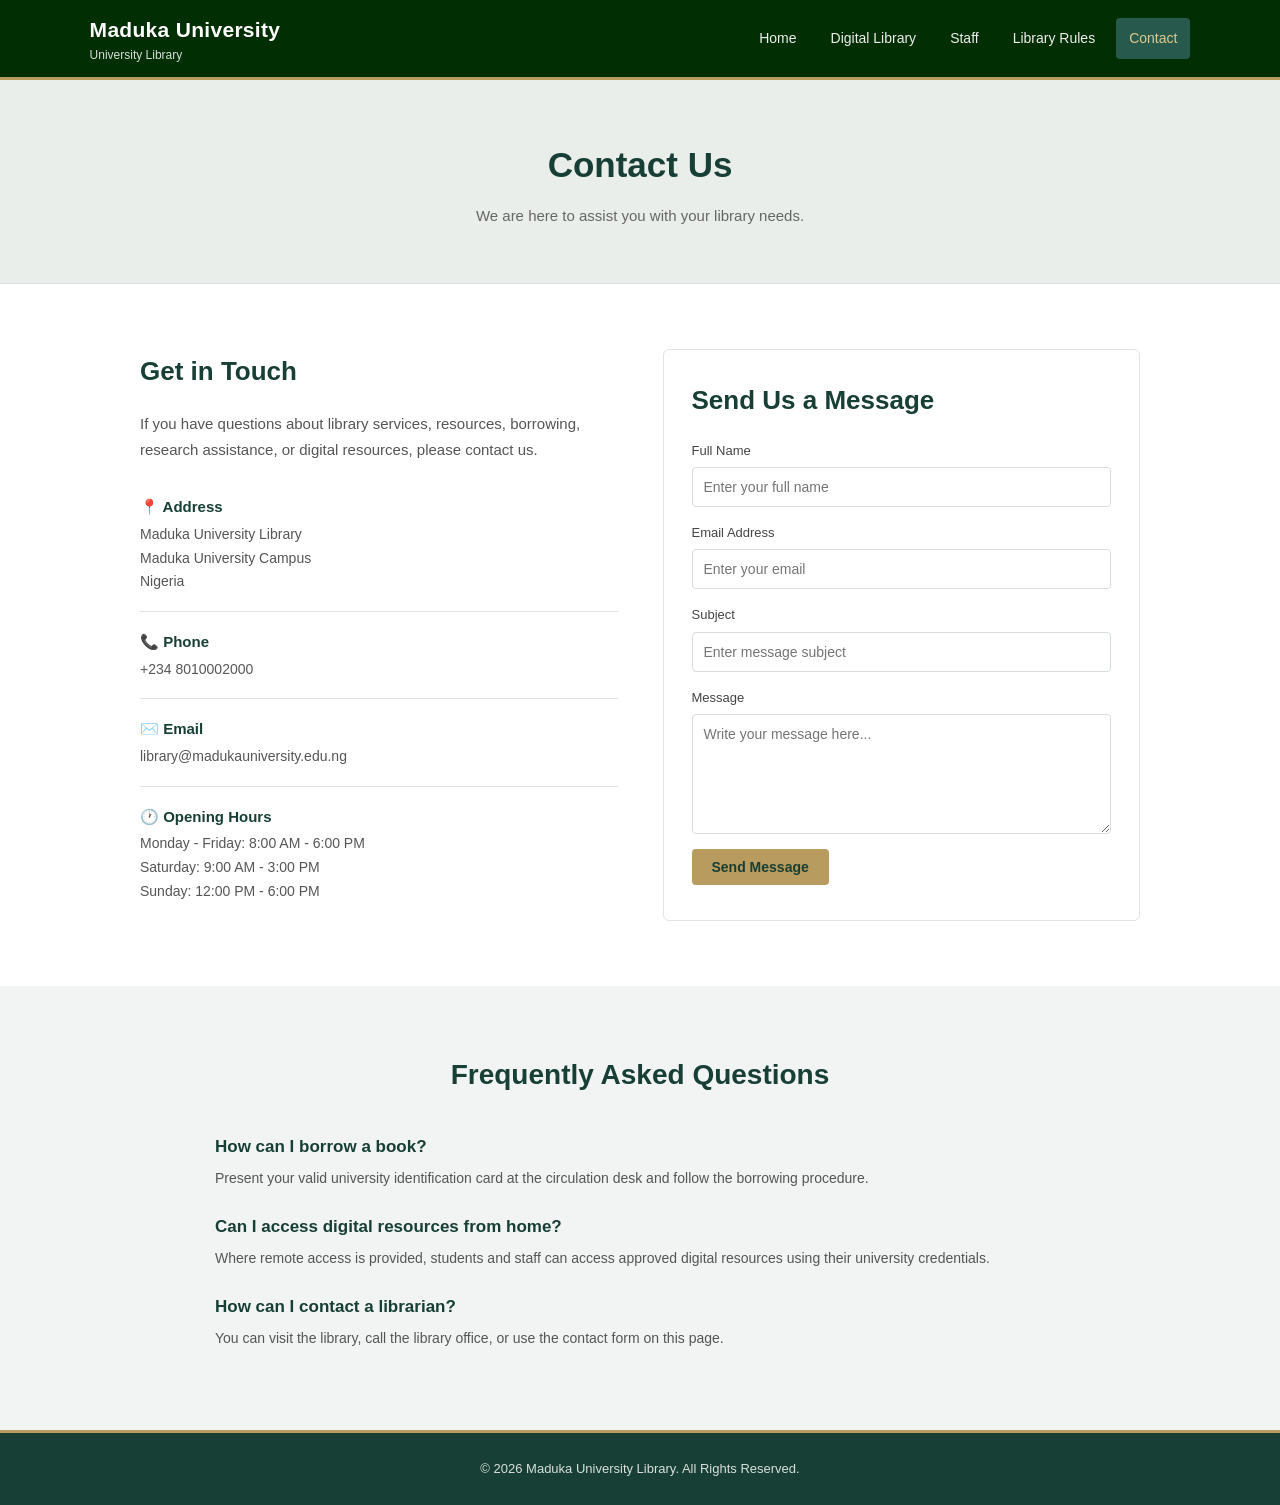
<file: contact.html>
<!DOCTYPE html>
<html lang="en">
<head>
    <meta charset="UTF-8">
    <meta name="viewport" content="width=device-width, initial-scale=1.0">
    <title>Maduka University Library | Contact</title>
    <link rel="stylesheet" href="style.css">
</head>

<body>

    <!-- Header -->
    <header>
        <div class="logo">
            <h2>Maduka University</h2>
            <p>University Library</p>
        </div>

        <nav>
            <a href="home.html">Home</a>
            <a href="digital.html">Digital Library</a>
            <a href="staff.html">Staff</a>
            <a href="rules.html">Library Rules</a>
            <a href="contact.html" class="active">Contact</a>
        </nav>
    </header>

    <!-- Page Banner -->
    <section class="page-banner">
        <h1>Contact Us</h1>
        <p>We are here to assist you with your library needs.</p>
    </section>

    <!-- Contact Information -->
    <section class="section">

        <div class="container">

            <div class="contact-grid">

                <!-- Contact Details -->
                <div class="contact-info">

                    <h2>Get in Touch</h2>

                    <p>
                        If you have questions about library services,
                        resources, borrowing, research assistance, or
                        digital resources, please contact us.
                    </p>

                    <div class="contact-item">
                        <h3>📍 Address</h3>
                        <p>
                            Maduka University Library<br>
                            Maduka University Campus<br>
                            Nigeria
                        </p>
                    </div>

                    <div class="contact-item">
                        <h3>📞 Phone</h3>
                        <p>
                            +234 8010002000
                        </p>
                    </div>

                    <div class="contact-item">
                        <h3>✉️ Email</h3>
                        <p>
                            library@madukauniversity.edu.ng
                        </p>
                    </div>

                    <div class="contact-item">
                        <h3>🕐 Opening Hours</h3>
                        <p>
                            Monday - Friday: 8:00 AM - 6:00 PM<br>
                            Saturday: 9:00 AM - 3:00 PM<br>
                            Sunday: 12:00 PM - 6:00 PM
                        </p>
                    </div>

                </div>


                <!-- Contact Form -->
                <div class="contact-form">

                    <h2>Send Us a Message</h2>

                    <form action="#" method="post">

                        <label for="name">Full Name</label>

                        <input
                            type="text"
                            id="name"
                            name="name"
                            placeholder="Enter your full name"
                            required
                        >


                        <label for="email">Email Address</label>

                        <input
                            type="email"
                            id="email"
                            name="email"
                            placeholder="Enter your email"
                            required
                        >


                        <label for="subject">Subject</label>

                        <input
                            type="text"
                            id="subject"
                            name="subject"
                            placeholder="Enter message subject"
                            required
                        >


                        <label for="message">Message</label>

                        <textarea
                            id="message"
                            name="message"
                            rows="6"
                            placeholder="Write your message here..."
                            required
                        ></textarea>


                        <button type="submit" class="btn">
                            Send Message
                        </button>

                    </form>

                </div>

            </div>

        </div>

    </section>


    <!-- FAQ -->
    <section class="section light">

        <div class="container">

            <h2>Frequently Asked Questions</h2>

            <div class="faq">

                <h3>How can I borrow a book?</h3>

                <p>
                    Present your valid university identification card
                    at the circulation desk and follow the borrowing
                    procedure.
                </p>


                <h3>Can I access digital resources from home?</h3>

                <p>
                    Where remote access is provided, students and
                    staff can access approved digital resources using
                    their university credentials.
                </p>


                <h3>How can I contact a librarian?</h3>

                <p>
                    You can visit the library, call the library office,
                    or use the contact form on this page.
                </p>

            </div>

        </div>

    </section>


    <!-- Footer -->
    <footer>
        <p>
            &copy; 2026 Maduka University Library.
            All Rights Reserved.
        </p>
    </footer>

</body>
</html>
</file>
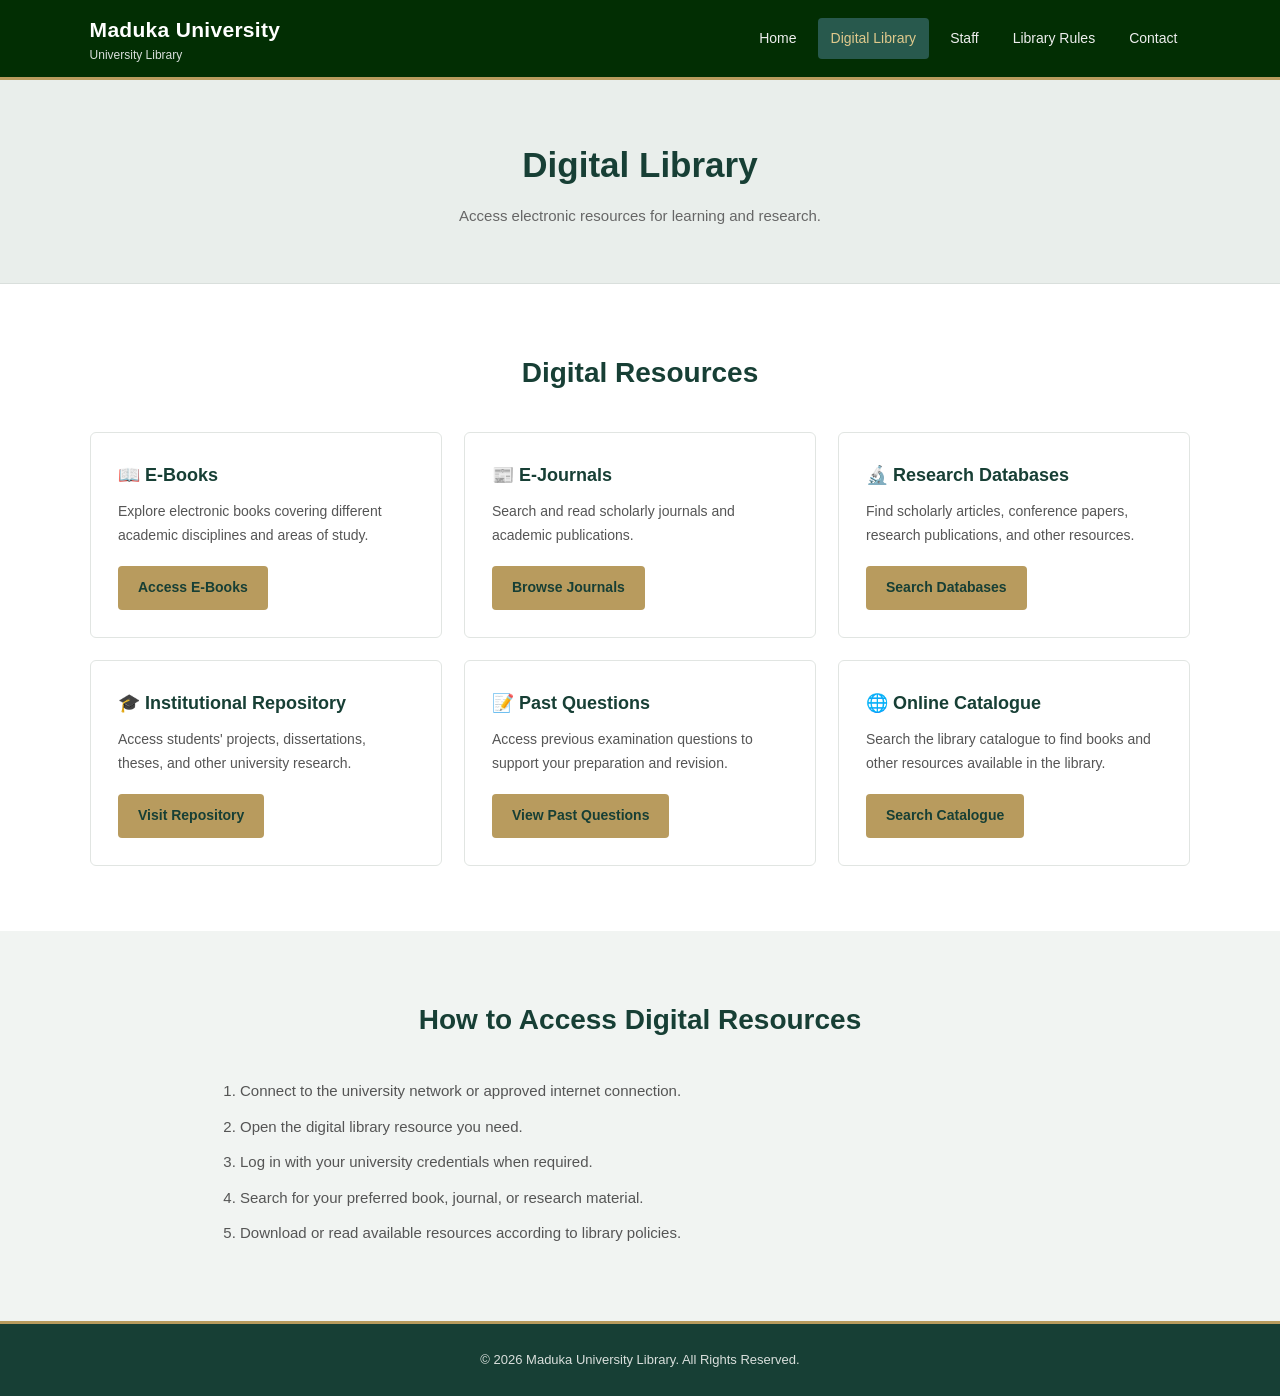
<file: digital.html>
<!DOCTYPE html>
<html lang="en">
<head>
    <meta charset="UTF-8">
    <meta name="viewport" content="width=device-width, initial-scale=1.0">
    <title>Maduka University Library | Digital Library</title>
    <link rel="stylesheet" href="style.css">
</head>

<body>

    <!-- Header -->
    <header>
        <div class="logo">
            <h2>Maduka University</h2>
            <p>University Library</p>
        </div>

        <nav>
            <a href="index.html">Home</a>
            <a href="digital.html" class="active">Digital Library</a>
            <a href="staff.html">Staff</a>
            <a href="rules.html">Library Rules</a>
            <a href="contact.html">Contact</a>
        </nav>
    </header>

    <!-- Page Banner -->
    <section class="page-banner">
        <h1>Digital Library</h1>
        <p>Access electronic resources for learning and research.</p>
    </section>

    <!-- Digital Resources -->
    <section class="section">
        <div class="container">

            <h2>Digital Resources</h2>

            <div class="cards">

                <div class="card">
                    <h3>📖 E-Books</h3>

                    <p>
                        Explore electronic books covering different
                        academic disciplines and areas of study.
                    </p>

                    <a href="#" class="btn">Access E-Books</a>
                </div>

                <div class="card">
                    <h3>📰 E-Journals</h3>

                    <p>
                        Search and read scholarly journals and
                        academic publications.
                    </p>

                    <a href="#" class="btn">Browse Journals</a>
                </div>

                <div class="card">
                    <h3>🔬 Research Databases</h3>

                    <p>
                        Find scholarly articles, conference papers,
                        research publications, and other resources.
                    </p>

                    <a href="#" class="btn">Search Databases</a>
                </div>

                <div class="card">
                    <h3>🎓 Institutional Repository</h3>

                    <p>
                        Access students' projects, dissertations,
                        theses, and other university research.
                    </p>

                    <a href="#" class="btn">Visit Repository</a>
                </div>

                <div class="card">
                    <h3>📝 Past Questions</h3>

                    <p>
                        Access previous examination questions to
                        support your preparation and revision.
                    </p>

                    <a href="#" class="btn">View Past Questions</a>
                </div>

                <div class="card">
                    <h3>🌐 Online Catalogue</h3>

                    <p>
                        Search the library catalogue to find books
                        and other resources available in the library.
                    </p>

                    <a href="#" class="btn">Search Catalogue</a>
                </div>

            </div>

        </div>
    </section>

    <!-- Access Information -->
    <section class="section light">

        <div class="container">

            <h2>How to Access Digital Resources</h2>

            <ol>
                <li>Connect to the university network or approved internet connection.</li>
                <li>Open the digital library resource you need.</li>
                <li>Log in with your university credentials when required.</li>
                <li>Search for your preferred book, journal, or research material.</li>
                <li>Download or read available resources according to library policies.</li>
            </ol>

        </div>

    </section>

    <!-- Footer -->
    <footer>
        <p>
            &copy; 2026 Maduka University Library.
            All Rights Reserved.
        </p>
    </footer>

</body>
</html>
</file>
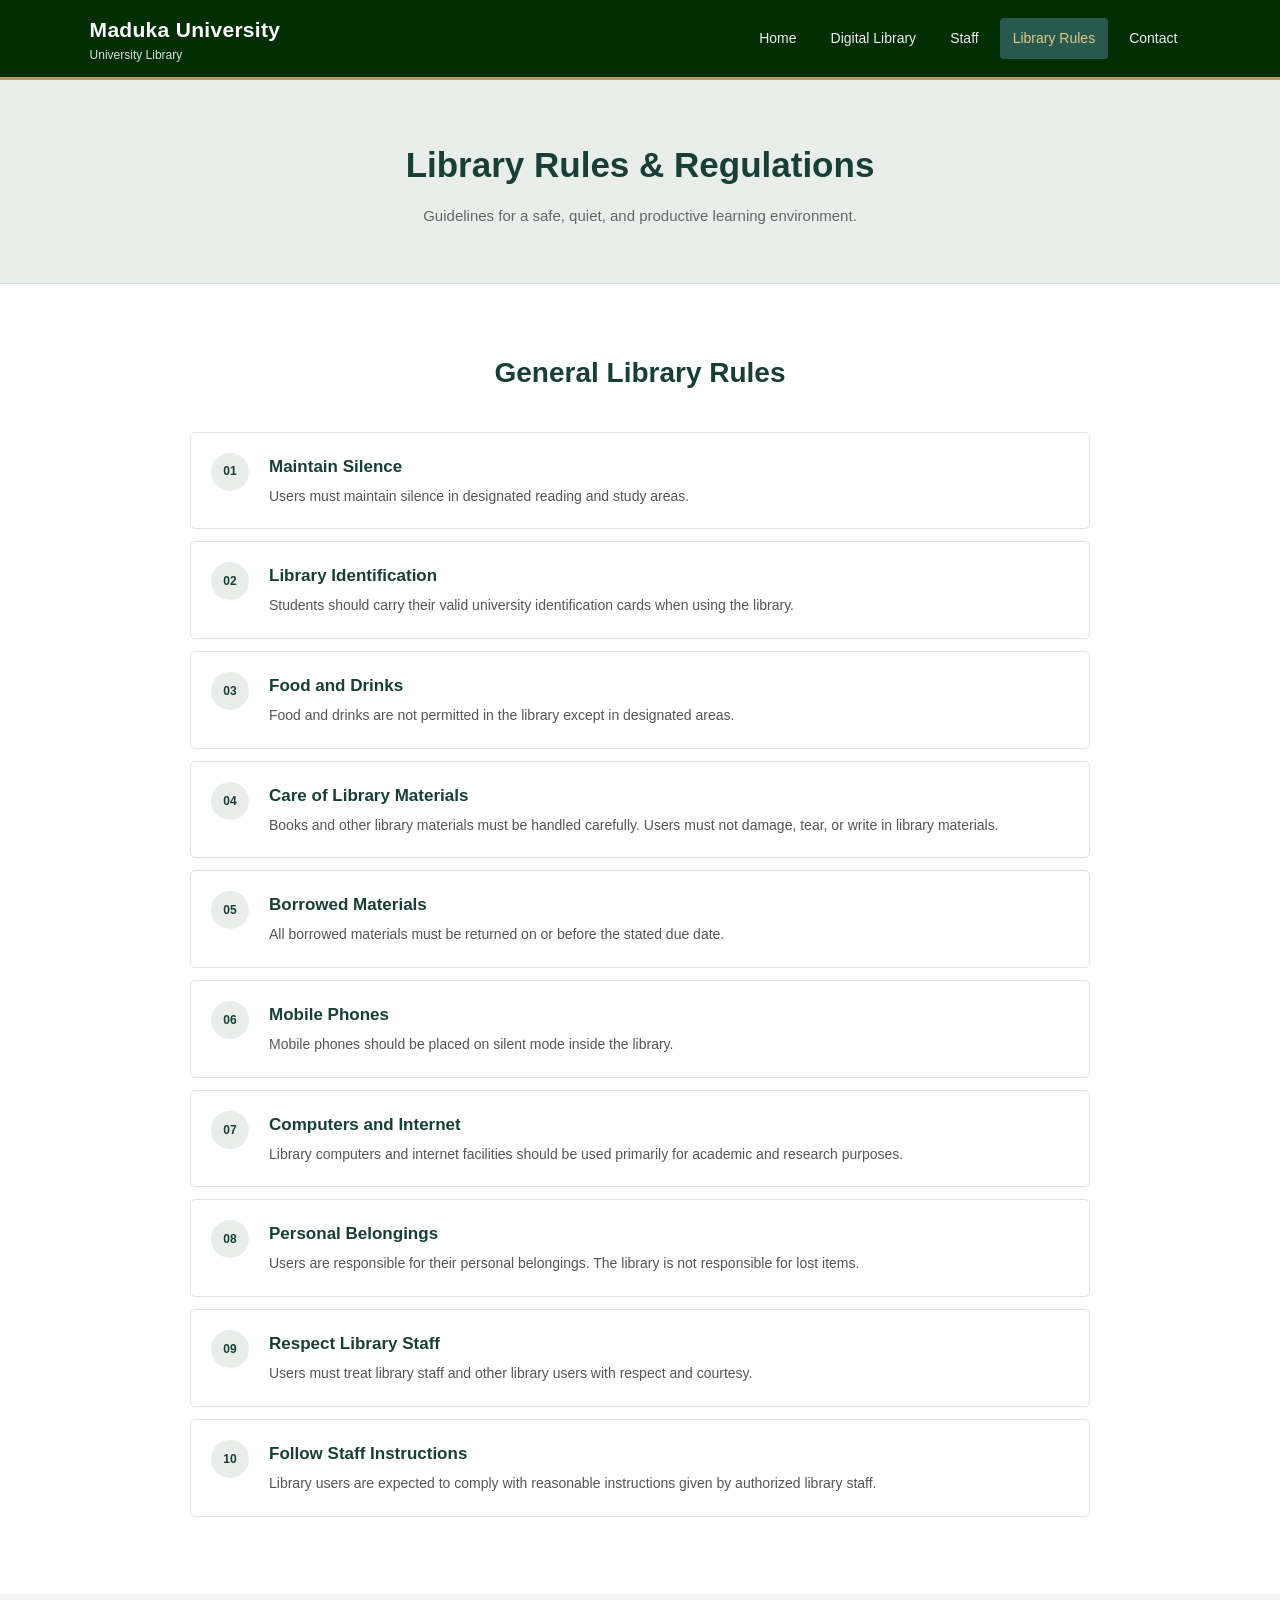
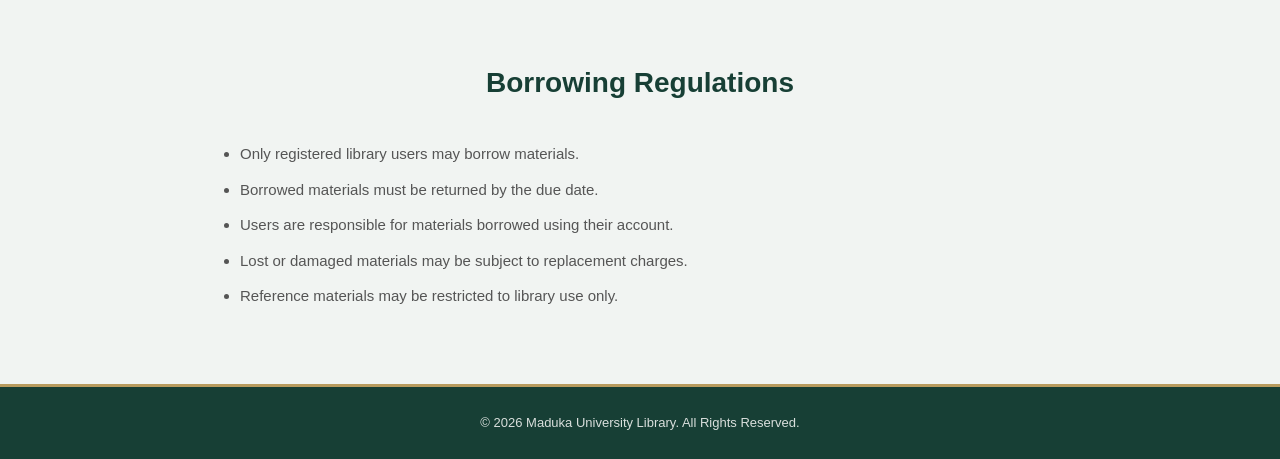
<file: rules.html>
<!DOCTYPE html>
<html lang="en">
<head>
    <meta charset="UTF-8">
    <meta name="viewport" content="width=device-width, initial-scale=1.0">
    <title>Maduka University Library | Rules</title>
    <link rel="stylesheet" href="style.css">
</head>

<body>

    <!-- Header -->
    <header>
        <div class="logo">
            <h2>Maduka University</h2>
            <p>University Library</p>
        </div>

        <nav>
            <a href="home.html">Home</a>
            <a href="digital.html">Digital Library</a>
            <a href="staff.html">Staff</a>
            <a href="rules.html" class="active">Library Rules</a>
            <a href="contact.html">Contact</a>
        </nav>
    </header>

    <!-- Page Banner -->
    <section class="page-banner">
        <h1>Library Rules & Regulations</h1>
        <p>
            Guidelines for a safe, quiet, and productive learning environment.
        </p>
    </section>

    <!-- Rules -->
    <section class="section">

        <div class="container">

            <h2>General Library Rules</h2>

            <div class="rules">

                <div class="rule">
                    <span>01</span>
                    <div>
                        <h3>Maintain Silence</h3>
                        <p>
                            Users must maintain silence in designated
                            reading and study areas.
                        </p>
                    </div>
                </div>

                <div class="rule">
                    <span>02</span>
                    <div>
                        <h3>Library Identification</h3>
                        <p>
                            Students should carry their valid university
                            identification cards when using the library.
                        </p>
                    </div>
                </div>

                <div class="rule">
                    <span>03</span>
                    <div>
                        <h3>Food and Drinks</h3>
                        <p>
                            Food and drinks are not permitted in the
                            library except in designated areas.
                        </p>
                    </div>
                </div>

                <div class="rule">
                    <span>04</span>
                    <div>
                        <h3>Care of Library Materials</h3>
                        <p>
                            Books and other library materials must be
                            handled carefully. Users must not damage,
                            tear, or write in library materials.
                        </p>
                    </div>
                </div>

                <div class="rule">
                    <span>05</span>
                    <div>
                        <h3>Borrowed Materials</h3>
                        <p>
                            All borrowed materials must be returned
                            on or before the stated due date.
                        </p>
                    </div>
                </div>

                <div class="rule">
                    <span>06</span>
                    <div>
                        <h3>Mobile Phones</h3>
                        <p>
                            Mobile phones should be placed on silent
                            mode inside the library.
                        </p>
                    </div>
                </div>

                <div class="rule">
                    <span>07</span>
                    <div>
                        <h3>Computers and Internet</h3>
                        <p>
                            Library computers and internet facilities
                            should be used primarily for academic
                            and research purposes.
                        </p>
                    </div>
                </div>

                <div class="rule">
                    <span>08</span>
                    <div>
                        <h3>Personal Belongings</h3>
                        <p>
                            Users are responsible for their personal
                            belongings. The library is not responsible
                            for lost items.
                        </p>
                    </div>
                </div>

                <div class="rule">
                    <span>09</span>
                    <div>
                        <h3>Respect Library Staff</h3>
                        <p>
                            Users must treat library staff and other
                            library users with respect and courtesy.
                        </p>
                    </div>
                </div>

                <div class="rule">
                    <span>10</span>
                    <div>
                        <h3>Follow Staff Instructions</h3>
                        <p>
                            Library users are expected to comply with
                            reasonable instructions given by authorized
                            library staff.
                        </p>
                    </div>
                </div>

            </div>

        </div>

    </section>

    <!-- Borrowing -->
    <section class="section light">

        <div class="container">

            <h2>Borrowing Regulations</h2>

            <ul>
                <li>Only registered library users may borrow materials.</li>
                <li>Borrowed materials must be returned by the due date.</li>
                <li>Users are responsible for materials borrowed using their account.</li>
                <li>Lost or damaged materials may be subject to replacement charges.</li>
                <li>Reference materials may be restricted to library use only.</li>
            </ul>

        </div>

    </section>

    <!-- Footer -->
    <footer>
        <p>
            &copy; 2026 Maduka University Library.
            All Rights Reserved.
        </p>
    </footer>

</body>
</html>
</file>
<file: style.css>
/* =========================================
   MADUKA UNIVERSITY LIBRARY
   Clean & Professional Style
   ========================================= */

* {
    margin: 0;
    padding: 0;
    box-sizing: border-box;
}

html {
    scroll-behavior: smooth;
}

body {
    font-family: 'Segoe UI', Arial, sans-serif;
    background: #555;
    color: #333;;
    line-height: 1.7;
}

/* =========================================
   HEADER
   ========================================= */

header {
    
    background-color: #022e03;
    color: white;
    min-height: 75px;
    padding: 12px 7%;

    display: flex;
    align-items: center;
    justify-content: space-between;

    border-bottom: 3px solid #b89b5e;
}

.logo h2 {
    font-size: 21px;
    font-weight: 600;
    letter-spacing: 0.3px;
}

.logo p {
    color: #d8dedb;
    font-size: 12px;
    margin-top: -3px;
}

/* =========================================
   NAVIGATION
   ========================================= */

nav {
    display: flex;
    align-items: center;
    gap: 8px;
}

nav a {
    color: #eeeeee;
    text-decoration: none;

    padding: 9px 13px;

    font-size: 14px;
    border-radius: 4px;

    transition: all 0.25s ease;
}

nav a:hover {
    background: #058f27;
    color: white;
}

nav a.active {
    background: #28594d;
    color: #e0c98c;
}

/* =========================================
   HERO
   ========================================= */

.hero {
    min-height: 510px;

    background:
        linear-gradient(
            rgba(23, 63, 53, 0.78),
            rgba(23, 63, 53, 0.78)
        ),
        url("image.jpg/1788864812333.png");

    background-size: cover;
    background-position: center;

    display: flex;
    align-items: center;
    justify-content: center;

    text-align: center;
    padding: 40px 20px;
}

.hero-content {
    max-width: 760px;
}

.hero h1 {
    color: white;
    font-size: 43px;
    font-weight: 600;
    line-height: 1.2;
    margin-bottom: 18px;
}

.hero p {
    color: #e7ebe9;
    font-size: 18px;
    max-width: 650px;
    margin: 0 auto 28px;
}

/* =========================================
   BUTTONS
   ========================================= */

.btn {
    display: inline-block;

    background: #b89b5e;
    color: #173f35;

    text-decoration: none;

    padding: 10px 20px;

    border-radius: 4px;
    border: none;

    font-size: 14px;
    font-weight: 600;

    cursor: pointer;

    transition: all 0.25s ease;
}

.btn:hover {
    background: #a98b4f;
    transform: translateY(-1px);
}

/* =========================================
   PAGE BANNER
   ========================================= */

.page-banner {
    background: #e9eeeb;

    text-align: center;

    padding: 55px 20px;

    border-bottom: 1px solid #d9dfdc;
}

.page-banner h1 {
    color: #173f35;

    font-size: 35px;
    font-weight: 600;

    margin-bottom: 8px;
}

.page-banner p {
    color: #666;
    font-size: 15px;
}

/* =========================================
   GENERAL SECTIONS
   ========================================= */

.section {
    padding: 65px 7%;
    background: #ffffff;
}

.section.light {
    background: #f1f4f2;
}

.container {
    max-width: 1100px;
    margin: 0 auto;
}

.section h2 {
    color: #173f35;

    font-size: 28px;
    font-weight: 600;

    margin-bottom: 20px;
}

.section > .container > h2 {
    text-align: center;
    margin-bottom: 35px;
}

.section p {
    color: #555;
    font-size: 15px;
    margin-bottom: 15px;
}

/* =========================================
   CARDS
   ========================================= */

.cards {
    display: grid;

    grid-template-columns:
        repeat(3, 1fr);

    gap: 22px;
}

.card {
    background: white;

    border: 1px solid #e1e5e2;

    border-radius: 6px;

    padding: 27px;

    transition: all 0.25s ease;
}

.card:hover {
    border-color: #c6cec9;

    box-shadow:
        0 5px 18px rgba(0, 0, 0, 0.06);

    transform: translateY(-3px);
}

.card h3 {
    color: #173f35;

    font-size: 18px;
    font-weight: 600;

    margin-bottom: 10px;
}

.card p {
    font-size: 14px;
    margin-bottom: 18px;
}

/* =========================================
   TABLE
   ========================================= */

table {
    width: 100%;

    border-collapse: collapse;

    max-width: 750px;

    margin: 0 auto;

    background: white;

    border: 1px solid #e0e4e1;
}

th {
    background: #173f35;
    color: white;

    text-align: left;

    font-weight: 500;

    padding: 14px;
}

td {
    padding: 14px;

    border-bottom: 1px solid #e5e7e5;

    color: #555;

    font-size: 14px;
}

tr:last-child td {
    border-bottom: none;
}

tr:hover td {
    background: #f8faf9;
}

/* =========================================
   DIGITAL LIBRARY
   ========================================= */

.section ol,
.section ul {
    max-width: 850px;
    margin: 0 auto;

    padding-left: 25px;
}

.section li {
    color: #555;

    margin-bottom: 10px;

    font-size: 15px;
}

/* =========================================
   STAFF
   ========================================= */

.staff-grid {
    display: grid;

    grid-template-columns:
        repeat(4, 1fr);

    gap: 20px;
}

.staff-card {
    background: white;

    border: 1px solid #e0e4e1;

    border-radius: 6px;

    overflow: hidden;

    text-align: center;

    padding-bottom: 20px;

    transition: 0.25s ease;
}

.staff-card:hover {
    box-shadow:
        0 5px 18px rgba(0, 0, 0, 0.06);

    transform: translateY(-3px);
}

.staff-image {
    width: 100%;
    height: 210px;

    background: #e7ece9;

    overflow: hidden;
}

.staff-image img {
    width: 100%;
    height: 100%;

    object-fit: cover;
}

.staff-card h3 {
    color: #173f35;

    font-size: 17px;

    margin: 17px 10px 2px;
}

.staff-card .position {
    color: #a1844e;

    font-size: 13px;

    font-weight: 600;

    margin-bottom: 10px;
}

.staff-card p:last-child {
    padding: 0 15px;

    font-size: 13px;

    color: #666;
}

/* =========================================
   LIBRARY RULES
   ========================================= */

.rules {
    max-width: 900px;

    margin: 0 auto;
}

.rule {
    display: flex;

    gap: 20px;

    background: white;

    border: 1px solid #e1e5e2;

    border-radius: 5px;

    padding: 20px;

    margin-bottom: 12px;
}

.rule > span {
    flex-shrink: 0;

    width: 38px;
    height: 38px;

    background: #e9eeeb;

    color: #173f35;

    border-radius: 50%;

    display: flex;

    align-items: center;
    justify-content: center;

    font-size: 12px;

    font-weight: 600;
}

.rule h3 {
    color: #173f35;

    font-size: 17px;

    margin-bottom: 3px;
}

.rule p {
    margin: 0;

    font-size: 14px;
}

/* =========================================
   CONTACT
   ========================================= */

.contact-grid {
    display: grid;

    grid-template-columns:
        1fr 1fr;

    gap: 45px;

    max-width: 1000px;

    margin: 0 auto;
}

.contact-info h2,
.contact-form h2 {
    color: #173f35;

    font-size: 26px;

    margin-bottom: 18px;
}

.contact-item {
    border-bottom: 1px solid #e1e5e2;

    padding: 17px 0;
}

.contact-item:last-child {
    border-bottom: none;
}

.contact-item h3 {
    color: #173f35;

    font-size: 15px;

    margin-bottom: 3px;
}

.contact-item p {
    font-size: 14px;

    margin: 0;
}

/* =========================================
   FORM
   ========================================= */

.contact-form {
    background: white;

    border: 1px solid #e1e5e2;

    border-radius: 6px;

    padding: 28px;
}

.contact-form form {
    display: flex;

    flex-direction: column;
}

.contact-form label {
    color: #444;

    font-size: 13px;

    margin-bottom: 5px;
}

.contact-form input,
.contact-form textarea {
    width: 100%;

    border: 1px solid #d7ddda;

    border-radius: 4px;

    padding: 11px;

    margin-bottom: 15px;

    font-family: inherit;

    font-size: 14px;

    outline: none;

    transition: border-color 0.2s ease;
}

.contact-form input:focus,
.contact-form textarea:focus {
    border-color: #78968b;
}

.contact-form textarea {
    resize: vertical;
}

.contact-form button {
    align-self: flex-start;
}

/* =========================================
   FAQ
   ========================================= */

.faq {
    max-width: 850px;

    margin: 0 auto;
}

.faq h3 {
    color: #173f35;

    font-size: 17px;

    margin-top: 22px;

    margin-bottom: 5px;
}

.faq p {
    font-size: 14px;
}

/* =========================================
   FOOTER
   ========================================= */

footer {
    background: #173f35;

    color: #d9dfdc;

    text-align: center;

    padding: 25px 20px;

    border-top: 3px solid #b89b5e;
}

footer p {
    font-size: 13px;
    margin: 0;
}

/* =========================================
   RESPONSIVE DESIGN
   ========================================= */

@media (max-width: 900px) {

    header {
        flex-direction: column;

        gap: 15px;

        padding: 15px 5%;
    }

    nav {
        flex-wrap: wrap;

        justify-content: center;
    }

    .hero h1 {
        font-size: 36px;
    }

    .cards {
        grid-template-columns:
            repeat(2, 1fr);
    }

    .staff-grid {
        grid-template-columns:
            repeat(2, 1fr);
    }
}


@media (max-width: 600px) {

    header {
        text-align: center;
    }

    .logo h2 {
        font-size: 19px;
    }

    nav {
        gap: 3px;
    }

    nav a {
        font-size: 12px;
        padding: 7px 8px;
    }

    .hero {
        min-height: 450px;
    }

    .hero h1 {
        font-size: 30px;
    }

    .hero p {
        font-size: 15px;
    }

    .page-banner {
        padding: 40px 20px;
    }

    .page-banner h1 {
        font-size: 29px;
    }

    .section {
        padding: 45px 5%;
    }

    .section h2 {
        font-size: 24px;
    }

    .cards {
        grid-template-columns: 1fr;
    }

    .staff-grid {
        grid-template-columns: 1fr;
    }

    .contact-grid {
        grid-template-columns: 1fr;

        gap: 30px;
    }

    .rule {
        gap: 12px;
    }

    .rule > span {
        width: 32px;
        height: 32px;
    }

    table {
        font-size: 13px;
    }

    th,
    td {
        padding: 10px;
    }
}
</file>
